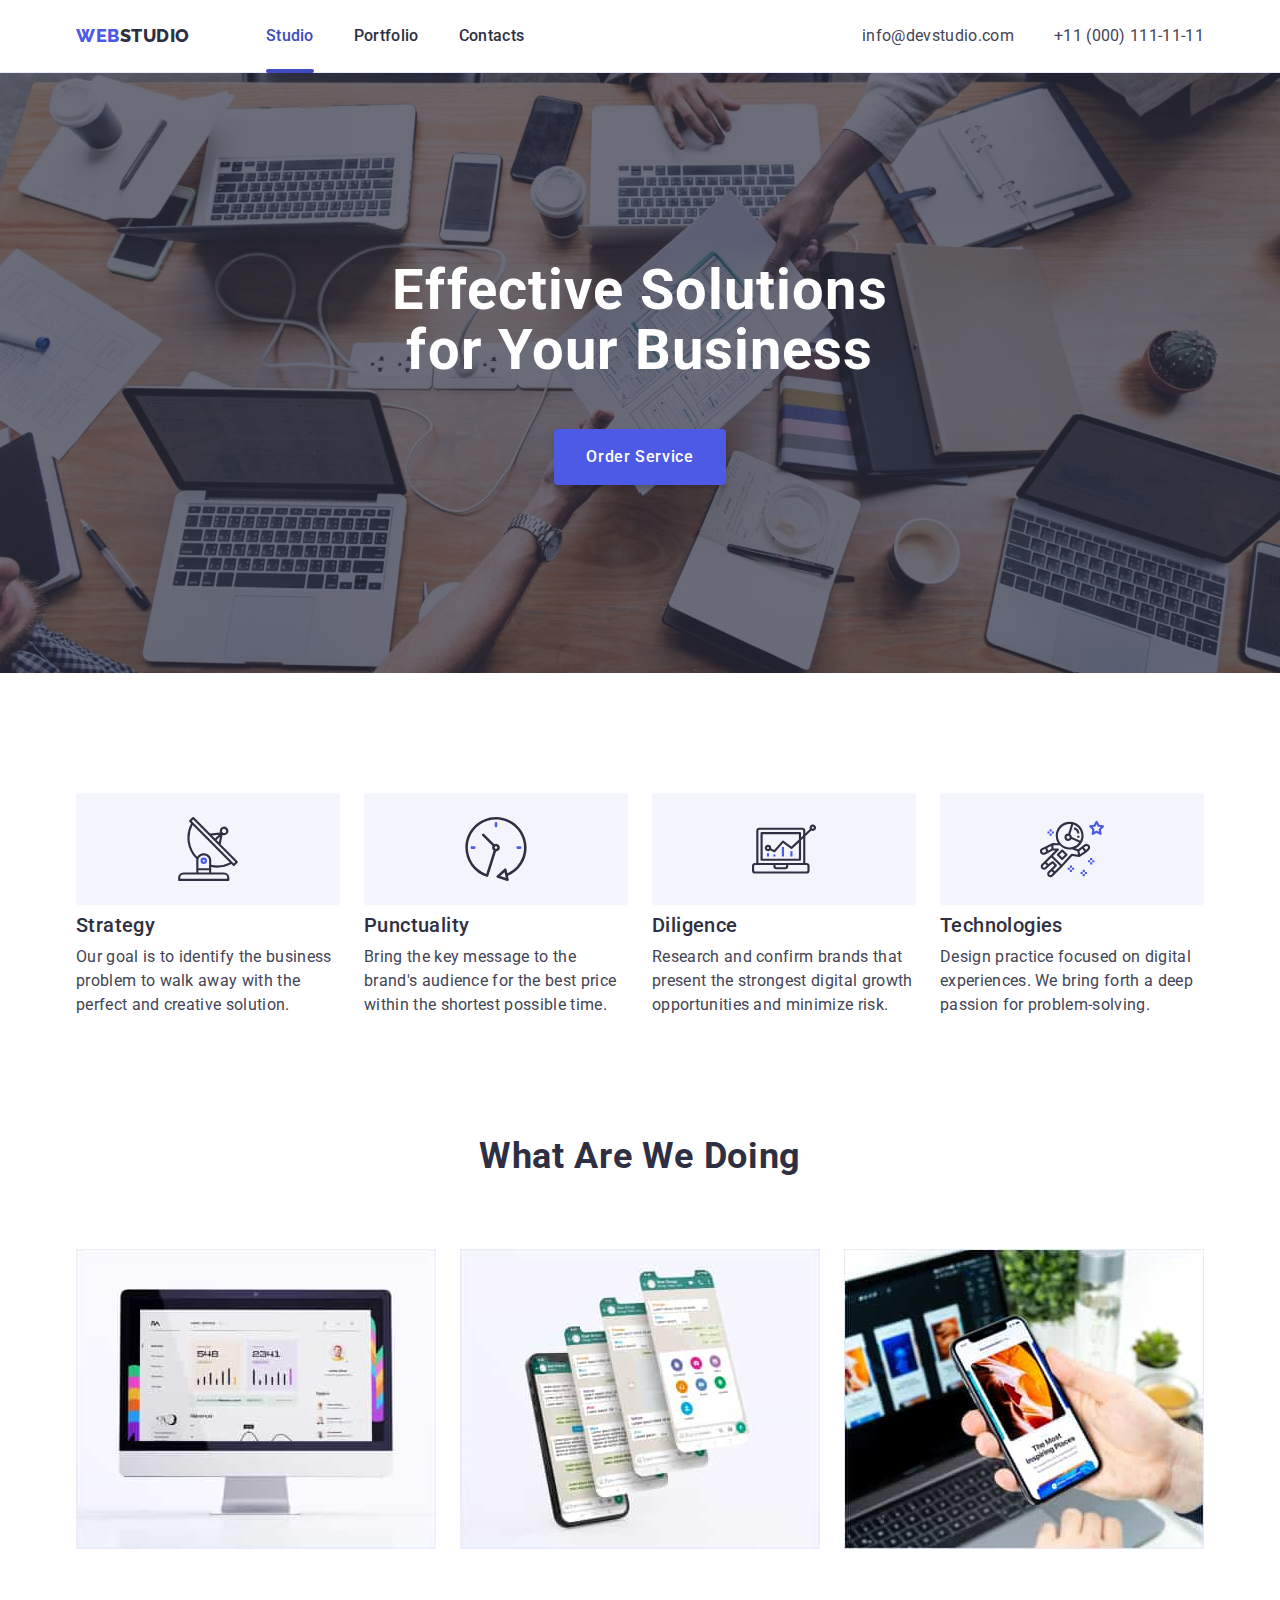
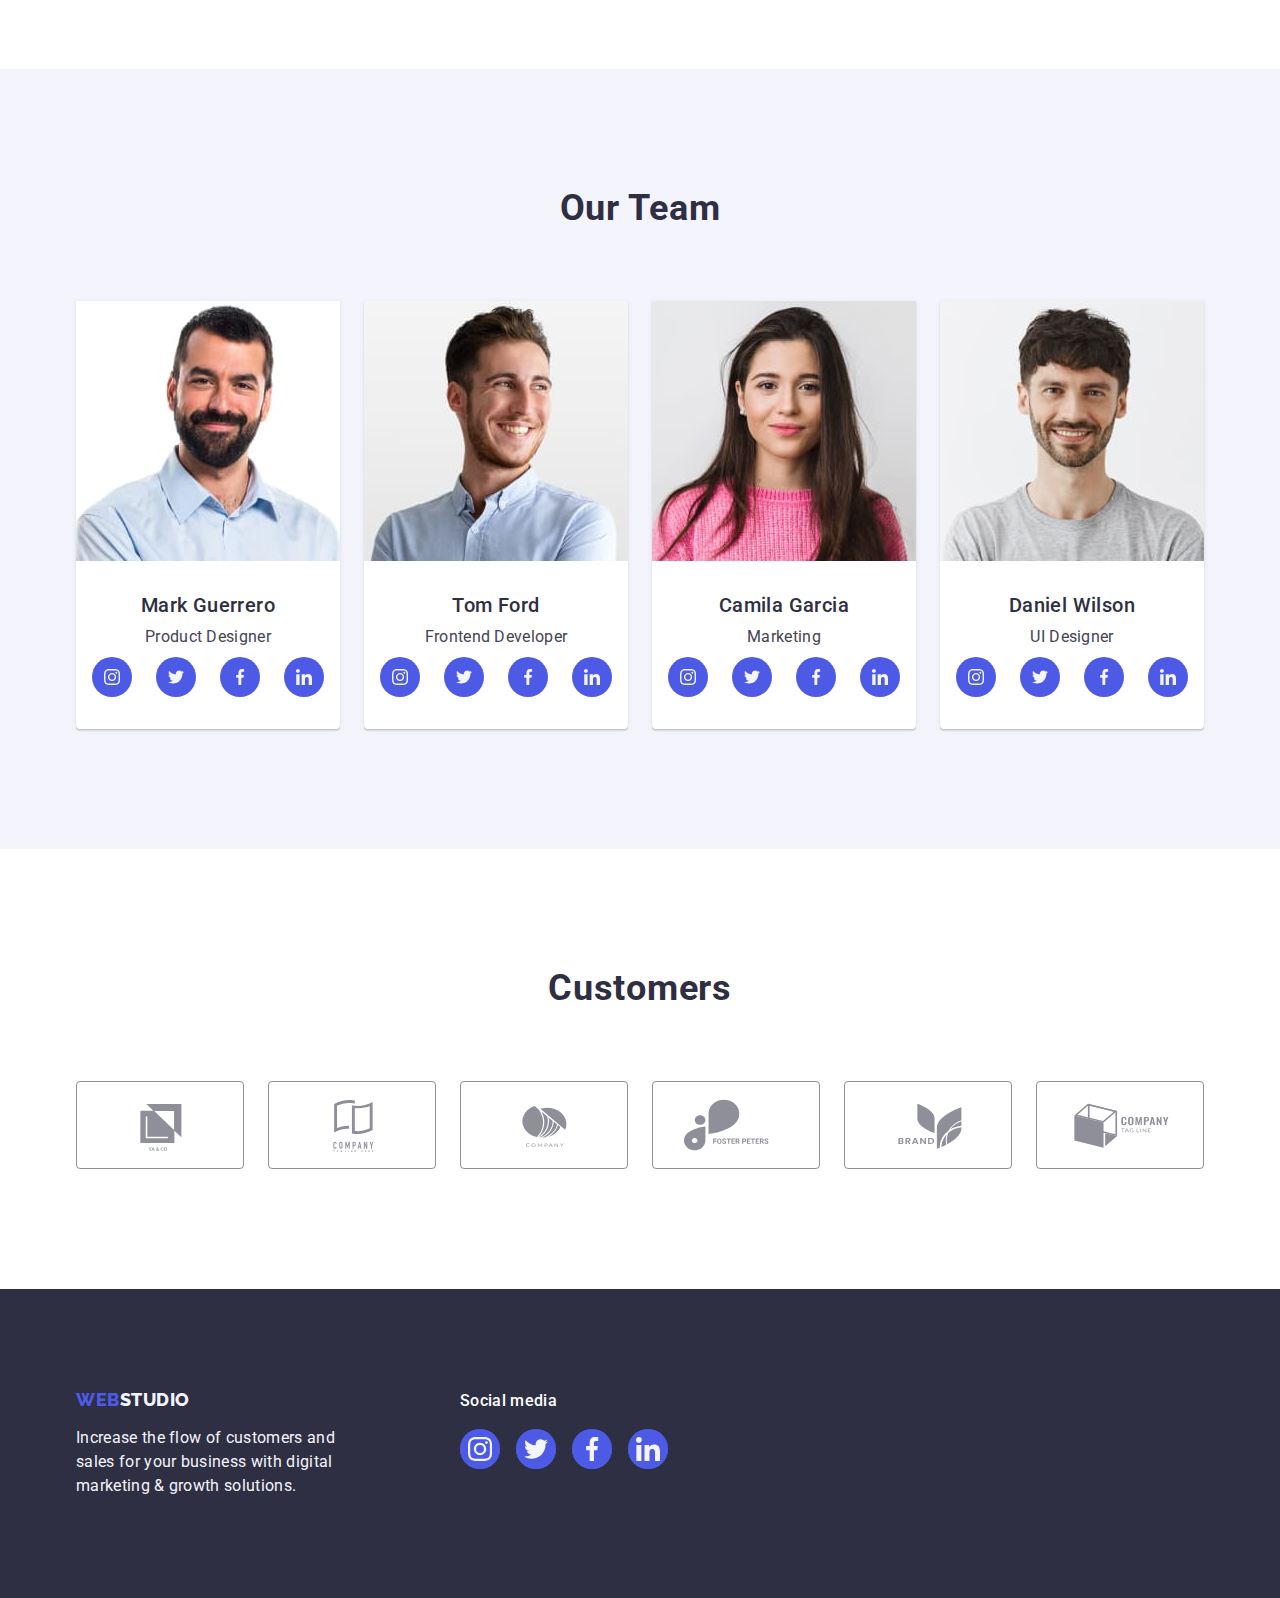
<file: index.html>
<!DOCTYPE html>
<html lang="en">

<head>
    <meta charset="UTF-8">
    <meta name="viewport" content="width=device-width, initial-scale=1.0">
    <link rel="preconnect" href="https://fonts.googleapis.com">
    <link rel="preconnect" href="https://fonts.gstatic.com" crossorigin>
    <link
        href="https://fonts.googleapis.com/css2?family=Raleway:wght@800&family=Roboto:wght@400;500;700;900&display=swap"
        rel="stylesheet">
    <title>goit-markup-hw-02</title>


    <link rel="stylesheet"
        href="./css/modern-normalize.css" />
    <link rel="stylesheet" href="./css/styles.css">


</head>



<body>
   
        <header class="header">
            <div class="header-container container">
                <nav class="nav-menu">

                    <a class="logo link" href="./index.html">Web<span class="logo-accent">Studio</span></a>



                    <ul class="nav-menu-list list">
                        <li><a class="nav-item link current" href="./index.html">Studio</a></li>
                        <li><a class="nav-item link" href="./portfolio.html">Portfolio</a></li>
                        <li><a class="nav-item link" href="">Contacts</a></li>
                    </ul>

                </nav>

                <address class="informacion">

                    <ul class="contact list">
                        <li><a class="contact link" href="mailto:info@devstudio.com">info@devstudio.com</a></li>
                        <li><a class="contact link" href="tel:+110001111111">+11 (000) 111-11-11</a>
                        </li>
                    </ul>

                </address>
            </div>
        </header>

        <main>
            <!-- секция 1 -->
            <section class="hero-section">
                <div class="hero-container container">

                    <h1 class="hero-title">Effective Solutions<br /> for Your Business</h1>

                    <!-- Замовити послугу -->
                    <button type="button" class="hero-button" data-modal-open>Order Service</button>


                </div>

            </section>

            <!-- секция 2 -->
            <section class="section-solutions">
                <div class="solutions-container container">

                    <h2 class="visually-hidden">Why Choose Us</h2>


                    <!-- Feature 1 -->
                    <ul class="solutions-list list">

                        <li class="feature-item">
                            <div class="feature-cub">
                                <svg class="feature-item-svg" width="64" height="64">
                                    <use href="./images/icons.svg#icon-antenna"></use>
                                </svg>
                            </div>
                            <h3 class="feature-subtitle">Strategy</h3>
                            <p class="feature-text">Our goal is to identify the business problem to walk away with the
                                perfect
                                and
                                creative solution.</p>
                        </li>

                        <!-- Feature 2 -->
                        <li class="feature-item">
                            <div class="feature-cub">
                                <svg class="feature-item-svg" width="64" height="64">
                                    <use href="./images/icons.svg#icon-clock"></use>
                                </svg>
                            </div>
                            <h3 class="feature-subtitle">Punctuality</h3>
                            <p class="feature-text">Bring the key message to the brand's audience for the best price
                                within
                                the
                                shortest possible time.</p>
                        </li>

                        <!-- Feature 3 -->
                        <li class="feature-item">
                            <div class="feature-cub">
                                <svg class="feature-item-svg" width="64" height="64">
                                    <use href="./images/icons.svg#icon-diagram"></use>
                                </svg>
                            </div>
                            <h3 class="feature-subtitle">Diligence</h3>
                            <p class="feature-text">Research and confirm brands that present the strongest digital
                                growth
                                opportunities and minimize risk.</p>
                        </li>

                        <!-- Feature 4 -->
                        <li class="feature-item">
                            <div class="feature-cub">
                                <svg class="feature-item-svg" width="64" height="64">
                                    <use href="./images/icons.svg#icon-astronaut"></use>
                                </svg>
                            </div>
                            <h3 class="feature-subtitle">Technologies</h3>
                            <p class="feature-text">Design practice focused on digital experiences. We bring forth a
                                deep
                                passion
                                for problem-solving.</p>
                        </li>
                    </ul>
                </div>
            </section>

            <!-- секция 3 -->
            <section class="what">
                <div class="what-container container">

                    <h2 class="what-title">What are we doing</h2>

                    <!-- img -->
                    <ul class="what-list list">
                        <li class="what-img">
                            <img src="./images/Rectangle71.jpg" alt="Rectangle71" width="360">
                        </li>
                        <li class="what-img">
                            <img src="./images/Rectangle71(1).jpg" alt="Rectangle71(1)" width="360">
                        </li>
                        <li class="what-img">
                            <img src="./images/Rectangle71(2).jpg" alt="Rectangle71(2)" width="360">
                        </li>
                    </ul>
                </div>
            </section>

            <!-- секция 4 -->
            <section class="team-section">
                <div class="team-container container">
                    <h2 class="team-title">Our Team</h2>

                    <!--Card Content 1  -->
                    <ul class="team list">
                        <li class="team-item">
                            <img src="./images/img.jpg" alt="Mark Guerrero" width="264" class="team-image" />

                            <div class="team-subt">
                                <h3 class="team-name">Mark Guerrero</h3>
                                <p class="team-role">Product Designer</p>

                                <ul class="person-social-list link">

                                    <li class="person-item">
                                        <a class="person-social-link link" href="" aria-label="instagram"
                                            target="_blank" rel="noopener horeferrer">
                                            <svg class="team-social" width="16" height="16">
                                                <use href="./images/icons.svg#icon-instagram"></use>
                                            </svg>
                                        </a>
                                    </li>


                                    <li class="person-item">
                                        <a class="person-social-link link" href="" aria-label="twitter" target="_blank"
                                            rel="noopener horeferrer">
                                            <svg class="team-social" width="16" height="16">
                                                <use href="./images/icons.svg#icon-twitter"></use>
                                            </svg>
                                        </a>
                                    </li>

                                    <li class="person-item">
                                        <a class="person-social-link link" href="" aria-label="facebook" target="_blank"
                                            rel="noopener horeferrer">
                                            <svg class="team-social" width="16" height="16">
                                                <use href="./images/icons.svg#icon-facebook"></use>
                                            </svg>
                                        </a>
                                    </li>
                                    <li class="person-item">
                                        <a class="person-social-link link" href="" aria-label="linkedin" target="_blank"
                                            rel="noopener horeferrer">
                                            <svg class="team-social" width="16" height="16">
                                                <use href="./images/icons.svg#icon-linkedin"></use>
                                            </svg>
                                        </a>
                                    </li>
                                </ul>

                            </div>


                            <!-- Team Card 2 -->
                        <li class="team-item">
                            <img src="./images/img(1).jpg" alt="Tom Ford" width="264" class="team-image" />
                            <div class="team-subt">
                                <h3 class="team-name">Tom Ford</h3>
                                <p class="team-role">Frontend Developer</p>
                                <ul class="person-social-list link">

                                    <li class="person-item">
                                        <a class="person-social-link link" href="" aria-label="instagram"
                                            target="_blank" rel="noopener horeferrer">
                                            <svg class="team-social" width="16" height="16">
                                                <use href="./images/icons.svg#icon-instagram"></use>
                                            </svg>
                                        </a>
                                    </li>


                                    <li class="person-item">
                                        <a class="person-social-link link" href="" aria-label="twitter" target="_blank"
                                            rel="noopener horeferrer">
                                            <svg class="team-social" width="16" height="16">
                                                <use href="./images/icons.svg#icon-twitter"></use>
                                            </svg>
                                        </a>
                                    </li>

                                    <li class="person-item">
                                        <a class="person-social-link link" href="" aria-label="facebook" target="_blank"
                                            rel="noopener horeferrer">
                                            <svg class="team-social" width="16" height="16">
                                                <use href="./images/icons.svg#icon-facebook"></use>
                                            </svg>
                                        </a>
                                    </li>
                                    <li class="person-item">
                                        <a class="person-social-link link" href="" aria-label="linkedin" target="_blank"
                                            rel="noopener horeferrer">
                                            <svg class="team-social" width="16" height="16">
                                                <use href="./images/icons.svg#icon-linkedin"></use>
                                            </svg>
                                        </a>
                                    </li>
                                </ul>
                            </div>

                        </li>

                        <!-- Team Card 3 -->
                        <li class="team-item">
                            <img src="./images/img(2).jpg" alt="Camila Garcia" width="264" class="team-image" />
                            <div class="team-subt">
                                <h3 class="team-name">Camila Garcia</h3>
                                <p class="team-role">Marketing</p>
                                <ul class="person-social-list link">

                                    <li class="person-item">
                                        <a class="person-social-link link" href="" aria-label="instagram"
                                            target="_blank" rel="noopener horeferrer">
                                            <svg class="team-social" width="16" height="16">
                                                <use href="./images/icons.svg#icon-instagram"></use>
                                            </svg>
                                        </a>
                                    </li>


                                    <li class="person-item">
                                        <a class="person-social-link link" href="" aria-label="twitter" target="_blank"
                                            rel="noopener horeferrer">
                                            <svg class="team-social" width="16" height="16">
                                                <use href="./images/icons.svg#icon-twitter"></use>
                                            </svg>
                                        </a>
                                    </li>

                                    <li class="person-item">
                                        <a class="person-social-link link" href="" aria-label="facebook" target="_blank"
                                            rel="noopener horeferrer">
                                            <svg class="team-social" width="16" height="16">
                                                <use href="./images/icons.svg#icon-facebook"></use>
                                            </svg>
                                        </a>
                                    </li>
                                    <li class="person-item">
                                        <a class="person-social-link link" href="" aria-label="linkedin" target="_blank"
                                            rel="noopener horeferrer">
                                            <svg class="team-social" width="16" height="16">
                                                <use href="./images/icons.svg#icon-linkedin"></use>
                                            </svg>
                                        </a>
                                    </li>
                                </ul>
                            </div>

                        </li>

                        <!-- Team Card 4 -->
                        <li class="team-item">
                            <img src="./images/img(3).jpg" alt="Daniel Wilson" width="264" class="team-image" />
                            <div class="team-subt">
                                <h3 class="team-name">Daniel Wilson</h3>
                                <p class="team-role">UI Designer</p>
                                <ul class="person-social-list link">

                                    <li class="person-item">
                                        <a class="person-social-link link" href="" aria-label="instagram"
                                            target="_blank" rel="noopener horeferrer">
                                            <svg class="team-social" width="16" height="16">
                                                <use href="./images/icons.svg#icon-instagram"></use>
                                            </svg>
                                        </a>
                                    </li>


                                    <li class="person-item">
                                        <a class="person-social-link link" href="" aria-label="twitter" target="_blank"
                                            rel="noopener horeferrer">
                                            <svg class="team-social" width="16" height="16">
                                                <use href="./images/icons.svg#icon-twitter"></use>
                                            </svg>
                                        </a>
                                    </li>

                                    <li class="person-item">
                                        <a class="person-social-link link" href="" aria-label="facebook" target="_blank"
                                            rel="noopener horeferrer">
                                            <svg class="team-social" width="16" height="16">
                                                <use href="./images/icons.svg#icon-facebook"></use>
                                            </svg>
                                        </a>
                                    </li>
                                    <li class="person-item">
                                        <a class="person-social-link link" href="" aria-label="linkedin" target="_blank"
                                            rel="noopener horeferrer">
                                            <svg class="team-social" width="16" height="16">
                                                <use href="./images/icons.svg#icon-linkedin"></use>
                                            </svg>
                                        </a>
                                    </li>
                                </ul>
                            </div>
                        </li>
                    </ul>
                </div>
            </section>

            <!-- секция 5 -->
            <section class="cust">
                <div class="cust-container container">
                    <h2 class="cust-title">Customers</h2>
                    <ul class="cust-list list">

                        <li class="cust-item">
                            <a href="" class="cust-link link">
                                <svg class="cust-item-svg" width="104" height="56">
                                    <use href="./images/icons.svg#icon-yosco"></use>
                                </svg></a>
                        </li>

                        <li class="cust-item">
                            <a href="" class="cust-link link">
                                <svg class="cust-item-svg" width="104" height="56">
                                    <use href="./images/icons.svg#icon-company"></use>
                                </svg></a>
                        </li>
                        <li class="cust-item">
                            <a href="" class="cust-link link">
                                <svg class="cust-item-svg" width="104" height="56">
                                    <use href="./images/icons.svg#icon-comorang"></use>
                                </svg>
                            </a>
                        </li>
                        <li class="cust-item">
                            <a href="" class="cust-link link">
                                <svg class="cust-item-svg" width="104" height="56">
                                    <use href="./images/icons.svg#icon-group"></use>
                                </svg></a>
                        </li>
                        <li class="cust-item">
                            <a href="" class="cust-link link">
                                <svg class="cust-item-svg" width="104" height="56">
                                    <use href="./images/icons.svg#icon-brand"></use>
                                </svg></a>
                        </li>
                        <li class="cust-item">
                            <a href="" class="cust-link link">
                                <svg class="cust-item-svg" width="104" height="56">
                                    <use href="./images/icons.svg#icon-boxcomp"></use>
                                </svg></a>
                        </li>
                    </ul>
                </div>

            </section>

        </main>

        <footer class="ftr">
            <div class="ftr-container container">
                <div class="logopftr">
                    <a href="./index.html" class="logo-down link">Web<span class="logo-down-accent">Studio</span></a>

                    <p class="ftr-text">Increase the flow of customers and
                        sales for your business with digital
                        marketing & growth solutions.
                    </p>
                </div>


                <div class="ftr-icon">
                    <p class="ftr-text-social">Social media</p>
                    <ul class="ftr-icon-list link">

                        <li class="ftr-icon-item">
                            <a class="ftr-icon-link link" href="" aria-label="instagram" target="_blank"
                                rel="noopener horeferrer">
                                <svg class="ftr-social" width="24" height="24">
                                    <use href="./images/icons.svg#icon-instagram"></use>
                                </svg>
                            </a>
                        </li>


                        <li class="ftr-icon-item">
                            <a class="ftr-icon-link link" href="" aria-label="twitter" target="_blank"
                                rel="noopener horeferrer">
                                <svg class="ftr-social" width="24" height="24">
                                    <use href="./images/icons.svg#icon-twitter"></use>
                                </svg>
                            </a>
                        </li>

                        <li class="ftr-icon-item">
                            <a class="ftr-icon-link link" href="" aria-label="facebook" target="_blank"
                                rel="noopener horeferrer">
                                <svg class="ftr-social" width="24" height="24">
                                    <use href="./images/icons.svg#icon-facebook"></use>
                                </svg>
                            </a>
                        </li>
                        <li class="ftr-icon-item">
                            <a class="ftr-icon-link link" href="" aria-label="linkedin" target="_blank"
                                rel="noopener horeferrer">
                                <svg class="ftr-social" width="24" height="24">
                                    <use href="./images/icons.svg#icon-linkedin"></use>
                                </svg>
                            </a>
                        </li>
                    </ul>
                </div>
            </div>

        </footer>

 
        <div data-modal class="backdrop is-hidden">
            <div class="modal">
                <button type="button" class="button-close" data-modal-close>

                    <svg class="close" width="8" height="8">
                        <use href="./images/icons.svg#icon-close"></use>
                    </svg>

                </button>
            </div>

        </div>


    

   
        <script src="./js/modal.js"></script>
    
</body>

</html>
</file>
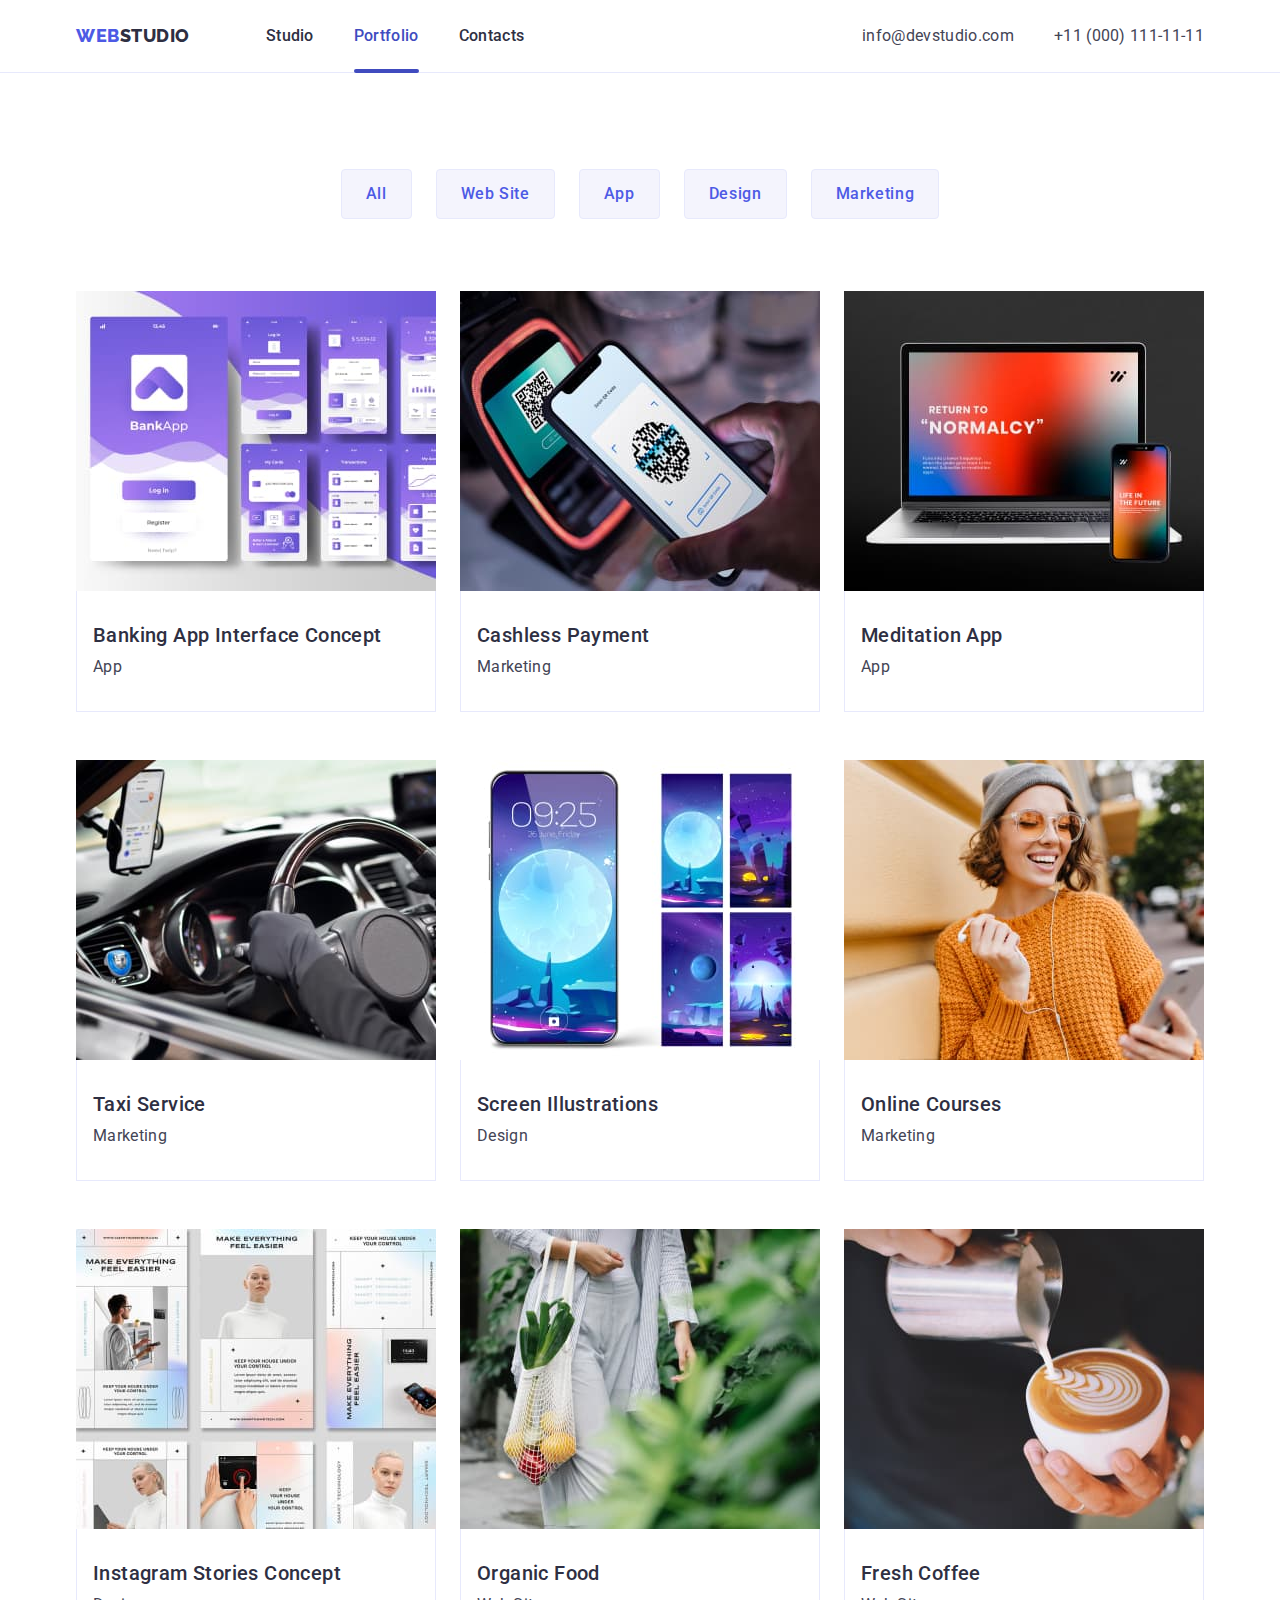
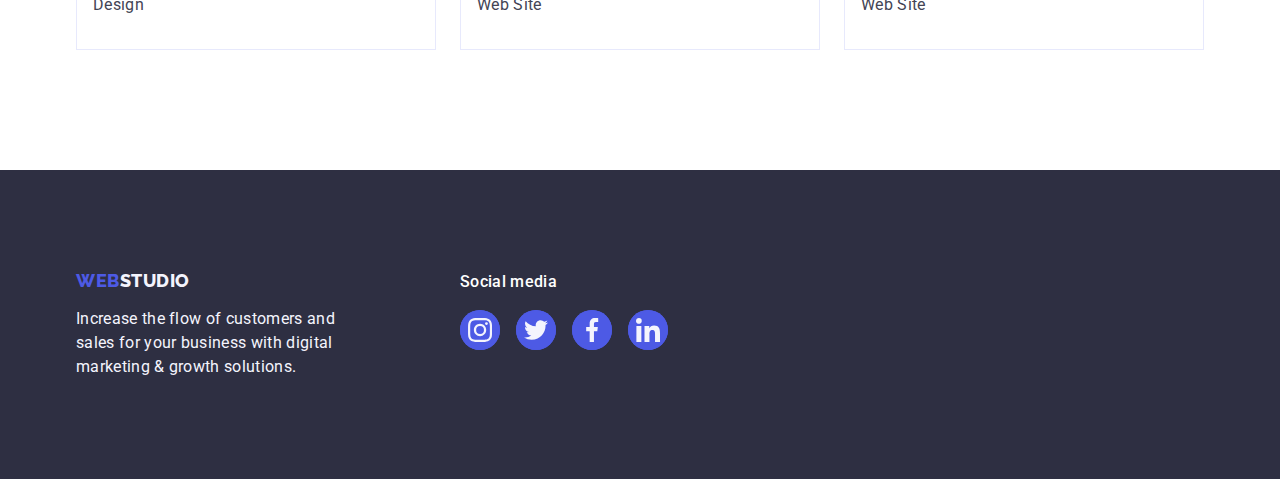
<file: portfolio.html>
<!DOCTYPE html>
<html lang="en">

<head>
    <meta charset="UTF-8">
    <meta name="viewport" content="width=device-width, initial-scale=1.0">
    <link rel="preconnect" href="https://fonts.googleapis.com">
    <link rel="preconnect" href="https://fonts.gstatic.com" crossorigin>
    <link
        href="https://fonts.googleapis.com/css2?family=Raleway:wght@800&family=Roboto:wght@400;500;700;900&display=swap"
        rel="stylesheet">

    <title>portfolio</title>
    <link rel="stylesheet"
        href="./css/modern-normalize.css" />

    <link rel="stylesheet" href="./css/styles.css">

</head>

<body>
    <div>
        <header class="header">
            <div class="header-container container">
                <nav class="nav-menu">

                    <a class="logo link" href="./index.html">Web<span class="logo-accent">Studio</span></a>



                    <ul class="nav-menu-list list">
                        <li><a class="nav-item link" href="./index.html">Studio</a></li>
                        <li><a class="nav-item link current" href="./portfolio.html">Portfolio</a></li>
                        <li><a class="nav-item link" href="">Contacts</a></li>
                    </ul>

                </nav>

                <address class="informacion">

                    <ul class="contact list">
                        <li><a class="contact link" href="mailto:info@devstudio.com">info@devstudio.com</a></li>
                        <li><a class="contact link" href="tel:+110001111111">+11 (000) 111-11-11</a>
                        </li>
                    </ul>

                </address>
            </div>
        </header>

        <main>
            <section class="exemplo-section">
                <div class="exemplo-container container">

                    <!-- Заголовок (будет скрыт) ?visually-? -->

                    <h1 class="visually-hidden">Why Choose Us</h1>

                    <!-- Кнопки- -->
                    <ul class="nav-button list">
                        <li><button type="button" class="nav-button-all link">All</button></li>
                        <li><button type="button" class="nav-button-all link">Web Site</button></li>
                        <li><button type="button" class="nav-button-all link">App</button></li>
                        <li><button type="button" class="nav-button-all link">Design</button></li>
                        <li><button type="button" class="nav-button-all link">Marketing</button></li>
                    </ul>

                    <ul class="exemplo list">

                        <li class="item">
                            <a href="" class="exemplo-image link">
                                <div class="img-box-pof">
                                    <img src="./images/BankingApp.jpg" alt="Banking App Interface Concept" width="360" >
                                    <p class="overlay-text">14 Stylish and User-Friendly App Design Concepts · Task
                                        Manager App
                                        · Calorie Tracker
                                        App · Exotic Fruit Ecommerce App · Cloud Storage App
                                    </p>
                                </div>

                                <div class="exemplo-subt">
                                    <h2 class="exemplo-title">Banking App Interface Concept</h2>
                                    <p class="exemplo-text">App</p>
                                </div>
                            </a>
                        </li>


                        <li class="item">

                            <a href="" class="exemplo-image link">
                                <div class="img-box-pof">
                                    <img src="./images/CashlessPayment.jpg" alt="phone scans the QR code" width="360">
                                    <p class="overlay-text">14 Stylish and User-Friendly App Design Concepts · Task
                                        Manager App
                                        · Calorie Tracker
                                        App · Exotic Fruit Ecommerce App · Cloud Storage App
                                    </p>
                                </div>

                                <div class="exemplo-subt">
                                    <h2 class="exemplo-title">Cashless Payment</h2>
                                    <p class="exemplo-text">Marketing</p>
                                </div>
                            </a>
                        </li>

                        <li class="item">

                            <a href="" class="exemplo-image link">
                                <div class="img-box-pof">
                                    <img src="./images/MeditationApp.jpg" alt="iphone and laptop" width="360">
                                    <p class="overlay-text">14 Stylish and User-Friendly App Design Concepts · Task
                                        Manager App
                                        · Calorie Tracker
                                        App · Exotic Fruit Ecommerce App · Cloud Storage App
                                    </p>
                                </div>

                                <div class="exemplo-subt">
                                    <h2 class="exemplo-title">Meditation App</h2>
                                    <p class="exemplo-text">App</p>
                                </div>
                            </a>
                        </li>

                        <li class="item">

                            <a href="" class="exemplo-image link">
                                <div class="img-box-pof">
                                    <img src="./images/TaxiService.jpg" alt="car and taxi driver" width="360">
                                    <p class="overlay-text">14 Stylish and User-Friendly App Design Concepts · Task
                                        Manager App
                                        · Calorie Tracker
                                        App · Exotic Fruit Ecommerce App · Cloud Storage App
                                    </p>
                                </div>

                                <div class="exemplo-subt">
                                    <h2 class="exemplo-title">Taxi Service</h2>
                                    <p class="exemplo-text">Marketing</p>
                                </div>
                            </a>
                        </li>

                        <li class="item">
                            <a href="" class="exemplo-image link">
                                <div class="img-box-pof">
                                    <img src="./images/Screenllustrations.jpg" alt="phone and screen cover variations"
                                        width="360">
                                    <p class="overlay-text">14 Stylish and User-Friendly App Design Concepts · Task
                                        Manager App
                                        · Calorie Tracker
                                        App · Exotic Fruit Ecommerce App · Cloud Storage App
                                    </p>
                                </div>

                                <div class="exemplo-subt">
                                    <h2 class="exemplo-title">Screen Illustrations</h2>
                                    <p class="exemplo-text">Design</p>
                                </div>
                            </a>
                        </li>

                        <li class="item">
                            <a href="" class="exemplo-image link">
                                <div class="img-box-pof">
                                    <img src="./images/OnlineCourses.jpg" alt="girl look at the phone on the street"
                                        width="360">
                                    <p class="overlay-text">14 Stylish and User-Friendly App Design Concepts · Task
                                        Manager App
                                        · Calorie Tracker
                                        App · Exotic Fruit Ecommerce App · Cloud Storage App
                                    </p>
                                </div>

                                <div class="exemplo-subt">
                                    <h2 class="exemplo-title">Online Courses</h2>
                                    <p class="exemplo-text">Marketing</p>
                                </div>
                            </a>
                        </li>

                        <li class="item">

                            <a href="" class="exemplo-image link">
                                <div class="img-box-pof">
                                    <img src="./images/InstagramStoriesConcept.jpg" alt="instagram content" width="360">
                                    <p class="overlay-text">14 Stylish and User-Friendly App Design Concepts · Task
                                        Manager App
                                        · Calorie Tracker
                                        App · Exotic Fruit Ecommerce App · Cloud Storage App
                                    </p>
                                </div>

                                <div class="exemplo-subt">
                                    <h2 class="exemplo-title">Instagram Stories Concept</h2>
                                    <p class="exemplo-text">Design</p>
                                </div>
                            </a>
                        </li>

                        <li class="item">

                            <a href="" class="exemplo-image link">
                                <div class="img-box-pof">
                                    <img src="./images/OrganicFood.jpg" alt="in the hands of fruit in a mesh bag"
                                        width="360">
                                    <p class="overlay-text">14 Stylish and User-Friendly App Design Concepts · Task
                                        Manager App
                                        · Calorie Tracker
                                        App · Exotic Fruit Ecommerce App · Cloud Storage App
                                    </p>
                                </div>

                                <div class="exemplo-subt">
                                    <h2 class="exemplo-title">Organic Food</h2>
                                    <p class="exemplo-text">Web Site</p>
                                </div>
                            </a>
                        </li>

                        <li class="item">

                            <a href="" class="exemplo-image link">
                                <div class="img-box-pof">
                                    <img src="./images/FreshCoffee.jpg" alt="barista pouring milk into coffee"
                                        width="360">
                                    <p class="overlay-text">14 Stylish and User-Friendly App Design Concepts · Task
                                        Manager App
                                        · Calorie Tracker
                                        App · Exotic Fruit Ecommerce App · Cloud Storage App
                                    </p>
                                </div>

                                <div class="exemplo-subt">
                                    <h2 class="exemplo-title">Fresh Coffee</h2>
                                    <p class="exemplo-text">Web Site</p>
                                </div>
                            </a>
                        </li>
                    </ul>
                </div>
            </section>
        </main>

        <footer class="ftr">
            <div class="ftr-container container">
                <div class="logopftr">
                    <a href="./index.html" class="logo-down link">Web<span class="logo-down-accent">Studio</span></a>

                    <p class="ftr-text">Increase the flow of customers and
                        sales for your business with digital
                        marketing & growth solutions.
                    </p>
                </div>


                <div class="ftr-icon">
                    <p class="ftr-text-social">Social media</p>
                    <ul class="ftr-icon-list link">

                        <li class="ftr-icon-item">
                            <a class="ftr-icon-link link" href="" aria-label="instagram" target="_blank"
                                rel="noopener horeferrer">
                                <svg class="ftr-social" width="24" height="24">
                                    <use href="./images/icons.svg#icon-instagram"></use>
                                </svg>
                            </a>
                        </li>


                        <li class="ftr-icon-item">
                            <a class="ftr-icon-link link" href="" aria-label="twitter" target="_blank"
                                rel="noopener horeferrer">
                                <svg class="ftr-social" width="24" height="24">
                                    <use href="./images/icons.svg#icon-twitter"></use>
                                </svg>
                            </a>
                        </li>

                        <li class="ftr-icon-item">
                            <a class="ftr-icon-link link" href="" aria-label="facebook" target="_blank"
                                rel="noopener horeferrer">
                                <svg class="ftr-social" width="24" height="24">
                                    <use href="./images/icons.svg#icon-facebook"></use>
                                </svg>
                            </a>
                        </li>

                        <li class="ftr-icon-item">
                            <a class="ftr-icon-link link" href="" aria-label="linkedin" target="_blank"
                                rel="noopener horeferrer">
                                <svg class="ftr-social" width="24" height="24">
                                    <use href="./images/icons.svg#icon-linkedin"></use>
                                </svg>
                            </a>
                        </li>
                    </ul>
                </div>
            </div>

        </footer>

    </div>

    <script src="./js/modal.js"></script>

</body>

</html>
</file>
<file: css/styles.css>
.container {
    width: 100%;
    max-width: 1158px;
    padding: 0 15px;
    margin: 0 auto;
}

main {
    flex-grow: 1;
}

:root {
    --primary-brand: #4D5AE5;
    --pressed-state: #404BBF;
    --dark: #2E2F42;
    --text: #434455;
    --subtle-text: #8E8F99;
    --accent: #E7E9FC;
    --light: #F4F4FD;
    --hero-background: #2E2F42;
    --white-background: #FFFFFF;
}

body {
    font-family: "Roboto", sans-serif;
    color: #434455;
    background-color: #FFFFFF;
}

.link {
    text-decoration: none;
}

ul {
    list-style-type: none;
}

.list {
    list-style: none;
}

h1,
h2,
h3,
h4,
h5,
h6,
p {
    margin-top: 0;
    margin-bottom: 0;
}

ul,
ol {
    margin-top: 0;
    margin-bottom: 0;
    padding-left: 0;
}

img {
    display: block;
}


/**_____///////////////////////header////////////////////////////////______*/

header {
    border-bottom: 1px solid #e7e9fc;
    background-color: var(--white-background);
    box-shadow: 0px 2px 1px rgba(46, 47, 66, 0.08), 0px 1px 1px rgba(46, 47, 66, 0.16), 0px 1px 6px rgba(46, 47, 66, 0.08);
}

.header-container {
    display: flex;
    align-items: center;
}

.nav-menu {
    display: flex;
    align-items: center;
}

.heder-logo {
    padding: 24px 1169px 24px 156px;
}

.logo {
    color: var(--primary-brand);
    font-size: 18px;
    font-family: "Raleway", sans-serif;
    font-style: normal;
    font-weight: 800;
    line-height: 1.17;
    /* 21/18 */
    letter-spacing: 0.03em;
    /* 0.54/18 */
    text-transform: uppercase;
    margin-right: 76px;
    transition: color 250ms cubic-bezier(0.4, 0, 0.2, 1);
}

.logo-accent {
    color: var(--dark);
    transition: color 250ms cubic-bezier(0.4, 0, 0.2, 1);
}

.nav-menu-list {
    display: flex;
    gap: 40px
}

.heder-nav {}

.nav-item {
    position: relative; 
    font-weight: 500;
    font-size: 16px;
    line-height: 1.5;
    letter-spacing: 0.02em;
    color: #2e2f42;
    padding: 24px 0;
    display: block;
}

.current {
    position: relative;
    transition: color 250ms cubic-bezier(0.4, 0, 0.2, 1);
    color: #404bbf;
}

.current::after {
    content: "";
    position: absolute;
    bottom: -1px;
    left: 0;
    width: 100%;
    height: 4px;
    border-radius: 2px;
    background: var(--ocean, #404BBF);
}

.informacion {
    font-style: normal;
    margin-left: auto;
}

.contact {
    color: var(--text);
    font-size: 16px;
    font-family: "Roboto", sans-serif;
    font-style: normal;
    font-weight: 400;
    line-height: 1.5;
    /* 24/16 */
    letter-spacing: 0.02em;
    /* 0.32/16 */
    display: flex;
    gap: 40px;
    transition: color 250ms cubic-bezier(0.4, 0, 0.2, 1);
}

.link:hover,
.link:focus {
    color: var(--pressed-state);
}


/*?__///////////////_Body_////////////////////////////////////////////////////__ */
/* -/////////////////////секция 1//////////////////////---------- */
.hero-section {
    background-image: linear-gradient(rgba(46, 47, 66, 0.7),
            rgba(46, 47, 66, 0.7)), url(../images/people-office.jpg);
    padding: 188px 0;
    max-width: 1440px; 
    background-color: var(--hero-background);
    height: 600px;
    flex-shrink: 0;
    background-size: cover;
    background-position: center;
    background-repeat: no-repeat;
    /* фон по центру секции? */
    margin: 0 auto;
    
}

.hero-container {
    
}

.hero-title {
    font-size: 56px;
    line-height: 1.07;
    text-align: center;
    letter-spacing: 0.02em;
    color: #ffffff;
    max-width: 496px;
    margin-left: auto;
    margin-right: auto;
    margin-bottom: 48px;
}

.hero-button {
    color: #ffffff;
    background-color: #4D5AE5;
    font-family: "Roboto", sans-serif;
    font-weight: 500;
    font-size: 16px;
    line-height: 1.5;
    letter-spacing: 0.04em;
    cursor: pointer;
    transition: background-color 250ms cubic-bezier(0.4, 0, 0.2, 1);
}

.button {}


/* какая красивая кнопочка)):) */
.hero-button {
    display: block;
    min-width: 169px;
    margin: 0 auto;
    padding: 16px 32px;
    align-items: flex-start;
    gap: 10px;
    border-radius: 4px;
    height: 56px;
    border: none;
}

.hero-button:hover,
.hero-button:focus {
    background-color: #404BBF;
}

.hero-button {
    border-radius: 4px;
    background: var(--iris, #4D5AE5);
    box-shadow: 0px 4px 4px 0px rgba(0, 0, 0, 0.15);
}


/* _//////////////////////////////////////секция 2///////////////////__ */

.section-solutions {
    background: #FFF;
    padding: 120px 0;
}

.solutions-container {}

.solutions-list {
    gap: 24px;
    display: flex;
}

.feature-item {
    width: calc((100% - 72px*3)/3);
}

.feature-cub {
    display: flex;
    align-items: center;
    justify-content: center;
    height: 112px;
    background-color: #f4f4fd;
    border-radius: 4px;
    margin-bottom: 8px;
}

.feature-box {
    margin-bottom: 8px;
}

.feature-item-svg {
    width: 264px;
    height: 112px;
    flex-shrink: 0;
    border-radius: 4px;
    background: var(--cloud, #F4F4FD);
    padding: 24px 100px;
}

.feature-subtitle {
    font-weight: 500;
    font-size: 20px;
    line-height: 1.2;
    letter-spacing: 0.02em;
    color: #2e2f42;
    margin-bottom: 8px;
}

.feature-text {
    font-size: 16px;
    line-height: 1.5;
    letter-spacing: 0.02em;
    color: #434455;
}

.visually-hidden {
    position: absolute;
    width: 1px;
    height: 1px;
    margin: -1px;
    border: 0;
    padding: 0;
    white-space: nowrap;
    clip-path: inset(100%);
    clip: rect(0 0 0 0);
    overflow: hidden;
}

/*__////////////////////////////////////////секция 3////////////////////////////////////////__*/
.what {
    background: #FFF;
    padding-bottom: 120px;
}

.what-container {
    align-items: center;
}

.what-title {
    font-size: 36px;
    line-height: 1.11;
    text-align: center;
    letter-spacing: 0.02em;
    text-transform: capitalize;
    color: #2e2f42;
    margin-bottom: 72px;
}

.what-list {
    display: flex;
    gap: 24px;
}

.what-img {
    width: calc((100% - 48px)/3);
}


/*__//////////////////секция 4 ///////////////////////////////___*/

.team-section {
    background-color: #F4F4FD;
    padding: 120px 0;
}

.team-container {}

.team-title {
    font-size: 36px;
    line-height: 1.11;
    text-align: center;
    letter-spacing: 0.02em;
    /* 0.72/36 */
    text-transform: capitalize;
    color: #2e2f42;
    margin-bottom: 72px;
}

.team {
    background-color: #F4F4FD;
    gap: 24px;
    display: flex;
}

.team-item {
    background-color: #FFFFFF;
    border-radius: 0px 0px 4px 4px;
    background: var(--white, #FFF);
    box-shadow: 0px 2px 1px 0px rgba(46, 47, 66, 0.08), 0px 1px 1px 0px rgba(46, 47, 66, 0.16), 0px 1px 6px 0px rgba(46, 47, 66, 0.08);
}

.team-image {
    text-align: center;
}

.team-subt {
    text-align: center;
    padding-top: 32px;
    padding-bottom: 32px;
}

.team-name {
    font-weight: 500;
    font-size: 20px;
    line-height: 1.2;
    letter-spacing: 0.02em;
    color: #2e2f42;
    text-align: center;
    text-transform: capitalize;
    margin-bottom: 8px
}

.team-role {
    font-size: 16px;
    line-height: 1.5;
    letter-spacing: 0.02em;
    color: #434455;
    margin-bottom: 8px
}

.person-social-list {
    display: flex;
    justify-content: center;
    gap: 24px;
}

.person-item {
}

.person-social-link {
    width: 100%;
    height: 100%;
    background-color: #4d5ae5;
    border-radius: 50%;
    display: flex;
    align-items: center;
    justify-content: center;
    display: flex;
    padding: 12px; 
    transition: background-color 250ms cubic-bezier(0.4, 0, 0.2, 1);
}

.team-social {
    fill: rgba(244, 244, 253, 1);
}

.team-social {
    transition: fiil 250ms cubic-bezier(0.4, 0, 0.2, 1);
}

.person-social-link:hover,
.person-social-link:focus {
    background-color: #404bbf;

}

/* --/////////////////////секция 5\\\\\\\\\\\\\\\\\\\\\\\\ */
.cust {
    background: #FFF;
    padding-top: 120px;
   padding-bottom: 120px;
}

.cust-container {
}

.cust-title {
    color: var(--navyblue, #2E2F42);
    text-align: center;
    font-family: Roboto;
    font-size: 36px;
    font-style: normal;
    font-weight: 700;
    line-height: 1.11;
    /* 111.111% */
    letter-spacing: 0.02em;
    /* 0.72/36 */
    text-transform: capitalize;
    margin-bottom: 72px;
}

.cust-list {
    display: flex;
    gap: 24px;
}

.cust-item {
    width: calc((100% - 120px) / 6);
    height: 88px;
}

.cust-link {
    width: 100%;
    border-radius: 4px;
    border: 1px solid var(--lightslate, #8E8F99);
    display: flex;
    align-items: center;
    justify-content: center;
    color: #8e8f99;
    transition: border-color 250ms cubic-bezier(0.4, 0, 0.2, 1), color 250ms cubic-bezier(0.4, 0, 0.2, 1);
    height: 100%;
}

.cust-item-svg {
    fill: #8E8F99;
}

.cust-link:hover,
.cust-link:focus {
    color: #404bbf;
    border-color: #404bbf;
}

.cust-item-svg {
    fill: currentColor;
}

/*?_//////////////////////////////_footer_//////////////////////////////_____ */

.ftr {
    background-color: #2e2f42;
    margin: 0 auto;
    padding: 100px 0;
    display: flex;
}

.ftr-container {
    display: flex;
    align-items: baseline;
}

.logopftr {
    margin-right: 120px
}

.logo-down {
    font-family: "Raleway", sans-serif;
    font-weight: 800;
    font-size: 18px;
    line-height: 1.17;
    letter-spacing: 0.03em;
    text-transform: uppercase;
    color: #4d5ae5;
    text-decoration: none;
    display: inline-block;
    margin-bottom: 16px;
    transition: color 250ms cubic-bezier(0.4, 0, 0.2, 1);
}

.logo-down-accent {
    color: #f4f4fd;
    transition: color 250ms cubic-bezier(0.4, 0, 0.2, 1);
}

.ftr-text {
    font-size: 16px;
    font-family: "Roboto", sans-serif;
    font-style: normal;
    font-weight: 400;
    line-height: 1.5;
    color: #f4f4fd;
    letter-spacing: 0.02em;
}

.ftr-text {
    display: flex;
    width: 264px;
}

.ftr-icon {}

.ftr-text-social {
    font-weight: 500;
    font-size: 16px;
    line-height: 1.5;
    letter-spacing: 0.02em;
    color: var(--white, #FFF);
    margin-bottom: 16px;
    line-height: 24px;
    letter-spacing: 0.32px;
    text-shadow: 0px 4px 4px 0px rgba(0, 0, 0, 0.25);
}

.ftr-icon-list {
    display: flex;
    gap: 16px;
    align-items: flex-start;
}

.ftr-icon-item {
    text-align: center;
    width: 40px;
    height: 40px;
    border-radius: 50%;
    background-color: #4D5AE5;
    transition: background-color 250ms cubic-bezier(0.4, 0, 0.2, 1);
}

.ftr-icon-link {
    width: 100%;
    height: 100%;
    background-color: #4d5ae5;
    border-radius: 50%;
    display: flex;
    align-items: center;
    justify-content: center;
    transition: background-color 250ms cubic-bezier(0.4, 0, 0.2, 1);
}

.ftr-social {
    fill: rgba(244, 244, 253, 1);
}

.ftr-icon-link:hover,
.ftr-icon-link:focus {
    background-color: #31d0aa;
}


/* !_____////////////Poptfolio///////////////________ */
.exemplo-section {
    background-color: var(--white-background);
    padding-top: 96px;
    padding-bottom: 120px;
}

.exemplo-container {}

/*?___________кнопки на портфолио_________________________ */
.nav-button {
    display: flex; 
    margin-bottom: 72px;
    display: flex;
    gap: 24px;
    justify-content: center;
}

.nav-button-all {
    font-family: "Roboto", sans-serif;
    font-weight: 500;
    font-size: 16px;
    line-height: 1.5;
    letter-spacing: 0.04em;
    color: #4d5ae5;
    border-radius: 4px;
    border: 1px solid var(--cornflower, #E7E9FC);
    background: var(--cloud, #F4F4FD);
    padding: 12px 24px;
    transition: color 250ms cubic-bezier(0.4, 0, 0.2, 1), background-color 250ms cubic-bezier(0.4, 0, 0.2, 1), border-color 250ms cubic-bezier(0.4, 0, 0.2, 1), box-shadow 250ms cubic-bezier(0.4, 0, 0.2, 1);
}

.nav-button-all:hover,
.nav-button-all:focus {
    color: #FFFFFF;
    background-color: #404BBF;
    cursor: pointer;
    border: 1px solid transparent;
    border-radius: 4px;
    box-shadow: 0px 2px 2px 0px rgba(0, 0, 0, 0.12),
        0px 2px 1px 0px rgba(0, 0, 0, 0.08),
        0px 3px 1px 0px rgba(0, 0, 0, 0.10);
}

/*?___________ список 9 штук_________________________ */

.exemplo {
    display: flex;
    flex-wrap: wrap;
    column-gap: 24px; 
    row-gap: 48px; 
}

.item {
    width: calc((100% - 48px) / 3);
     transition: box-shadow 250ms cubic-bezier(0.4, 0, 0.2, 1); 
    transform:  translateY(0);
}
 
/* силка */
.exemplo-image {
    display: block; 
    transition: box-shadow 250ms cubic-bezier(0.4, 0, 0.2, 1);
}

.img-box-pof {
     position: relative; 
    overflow: hidden;
}
/* Оверлей с текстом, появляется при наведении */

.overlay-text {
    position: absolute;
    top: 0;
    left: 0;
    height: 100%;
    width: 100%;
    font-size: 16px;
    line-height: 1.5; 
    letter-spacing: 0.02em; 
    color: #f4f4fd;
    padding: 40px 32px; 
    background-color: #4d5ae5;
    height: 100%;
    width: 100%;
    transform: translateY(100%);
    transition: transform 250ms cubic-bezier(0.4, 0, 0.2, 1);
    font-weight: 400;
}

.exemplo-image:hover,
.exemplo-image:focus {
background: var(--white, #FFF);
box-shadow: 0px 2px 1px 0px rgba(46, 47, 66, 0.08), 0px 1px 1px 0px rgba(46, 47, 66, 0.16), 0px 1px 6px 0px rgba(46, 47, 66, 0.08);
}

.exemplo-image:hover .overlay-text,
.exemplo-image:focus .overlay-text {
    transform: translateY(0);
}

.exemplo-subt {
    display: flex;
    padding: 32px 16px;
    flex-direction: column;
    justify-content: center;
    align-items: flex-start;
    border: 1px solid #e7e9fc;
    border-top: none;
}

.exemplo-title {
    font-weight: 500;
    font-size: 20px;
    line-height: 1.2;
    letter-spacing: 0.02em;
    color: #2e2f42;
    margin-bottom: 8px;
}
.exemplo-text {
    font-size: 16px;
    line-height: 1.5;
    letter-spacing: 0.02em;
    color: #434455;
}

/* ----------------modal---------------------- */
.backdrop {
    position: fixed;
    top: 0;
    left: 0;
    width: 100%;
    height: 100%;
    background-color: rgba(46, 47, 66, 0.4);
    transition: opacity 250ms cubic-bezier(0.4, 0, 0.2, 1), visibility 250ms cubic-bezier(0.4, 0, 0.2, 1);
}

.is-hidden {
    opacity: 0;
    visibility: hidden;
    pointer-events: none;
}

.modal {
    position: absolute;
    top: 50%;
    left: 50%;
    transform: translate(-50%, -50%) scale(1);
    width: 408px;
    min-height: 584px;
    background: #fcfcfc;
    box-shadow: 0px 1px 1px rgba(0, 0, 0, 0.14), 0px 1px 3px rgba(0, 0, 0, 0.12), 0px 2px 1px rgba(0, 0, 0, 0.2);
 border-radius: 4px;
 transition: transform 250ms cubic-bezier(0.4, 0, 0.2, 1);
 }

.backdrop .is-hidden .modal {
    transform: translate(-50%, -50%) scale(1);
    transition: transform 250ms linear;
}

.button-close {
    position: absolute;
    border: none;
    background: transparent;
    height: 24px;
    width: 24px;
    top: 24px;
    right: 24px;
    border-radius: 50%;
    display: flex;
    align-items: center;
    justify-content: center;
    cursor: pointer;
    background-color: #e7e9fc;
    border: 1px solid rgba(0, 0, 0, 0.1);
    padding: 0;
    transition: background-color 250ms cubic-bezier(0.4, 0, 0.2, 1), border 250ms cubic-bezier(0.4, 0, 0.2, 1);
}

.button-close:hover {
    background-color: #404bbf;
    border: none;
    fill: #ffffff;
}

.button-close:focus {
    background-color: #404bbf;
    border: none;
    fill: #ffffff;
}

.close {
    transition: fill 250ms cubic-bezier(0.4, 0, 0.2, 1);
}
</file>
